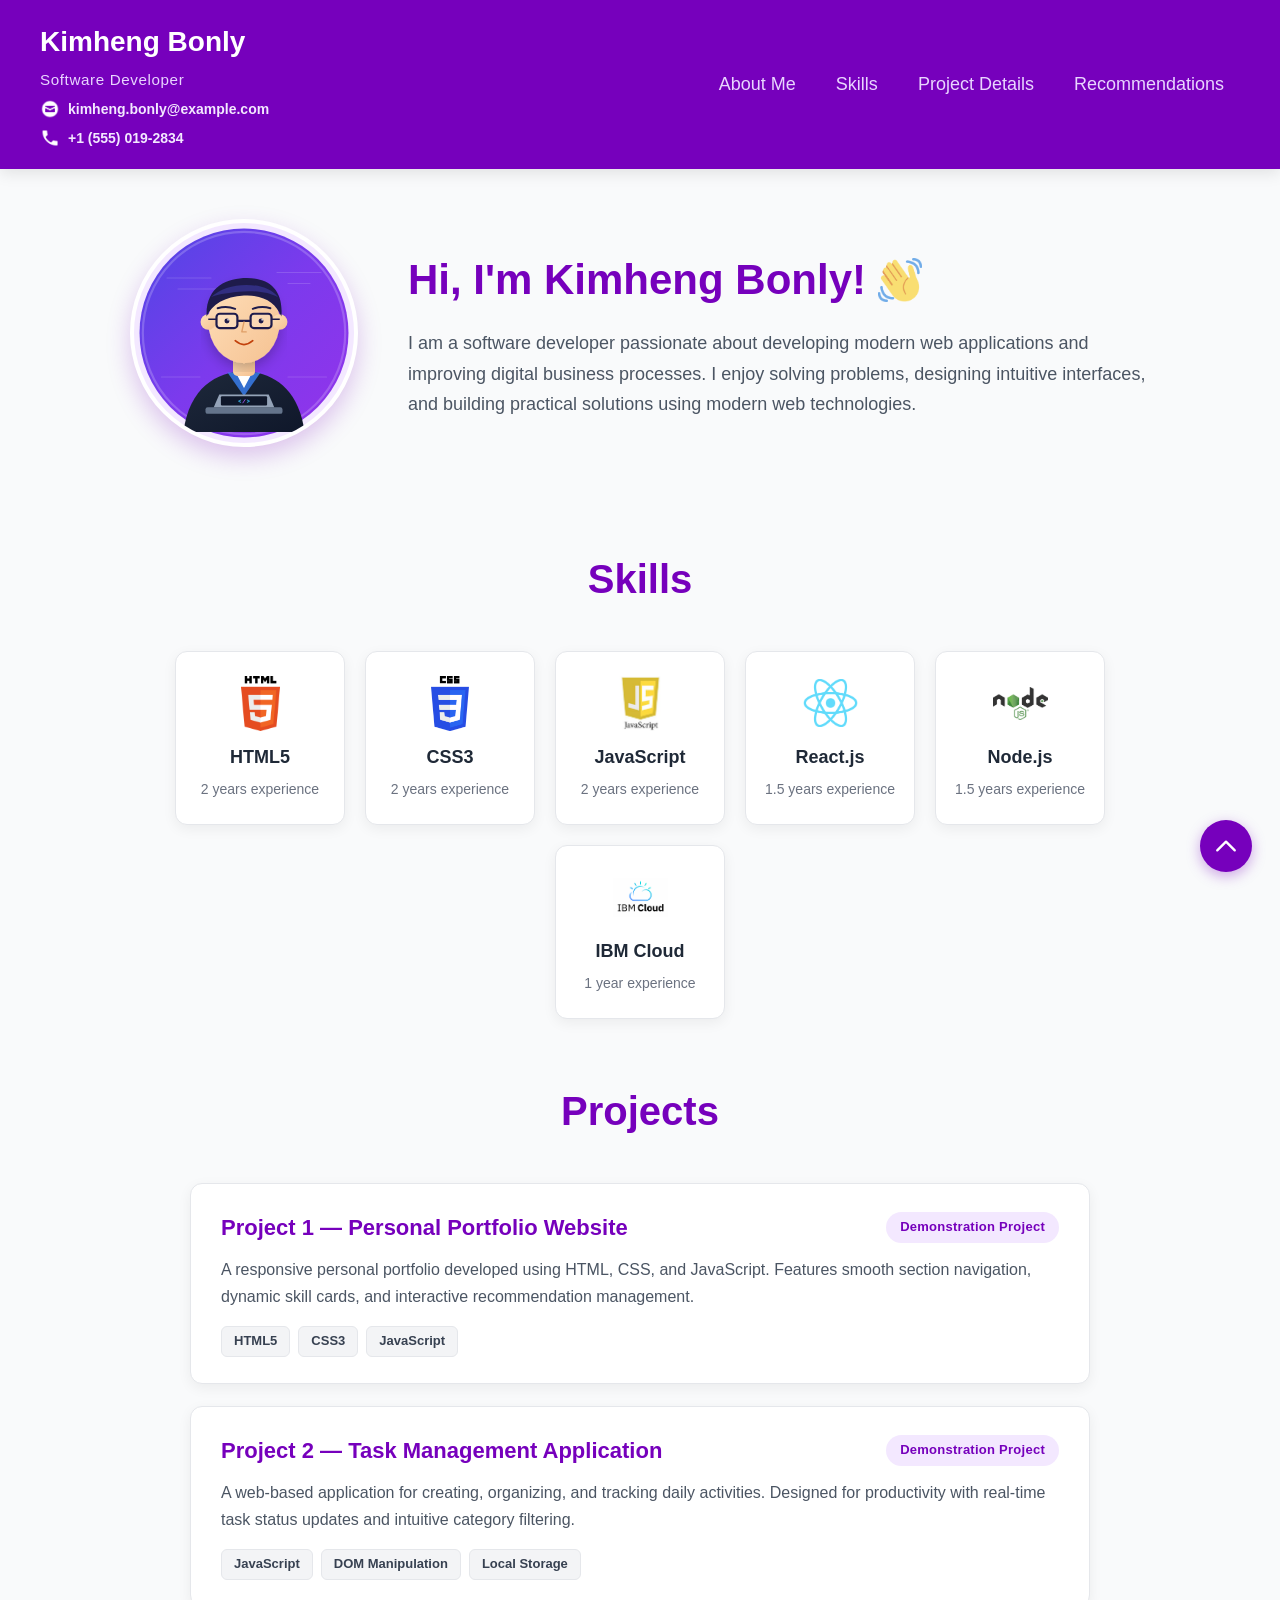
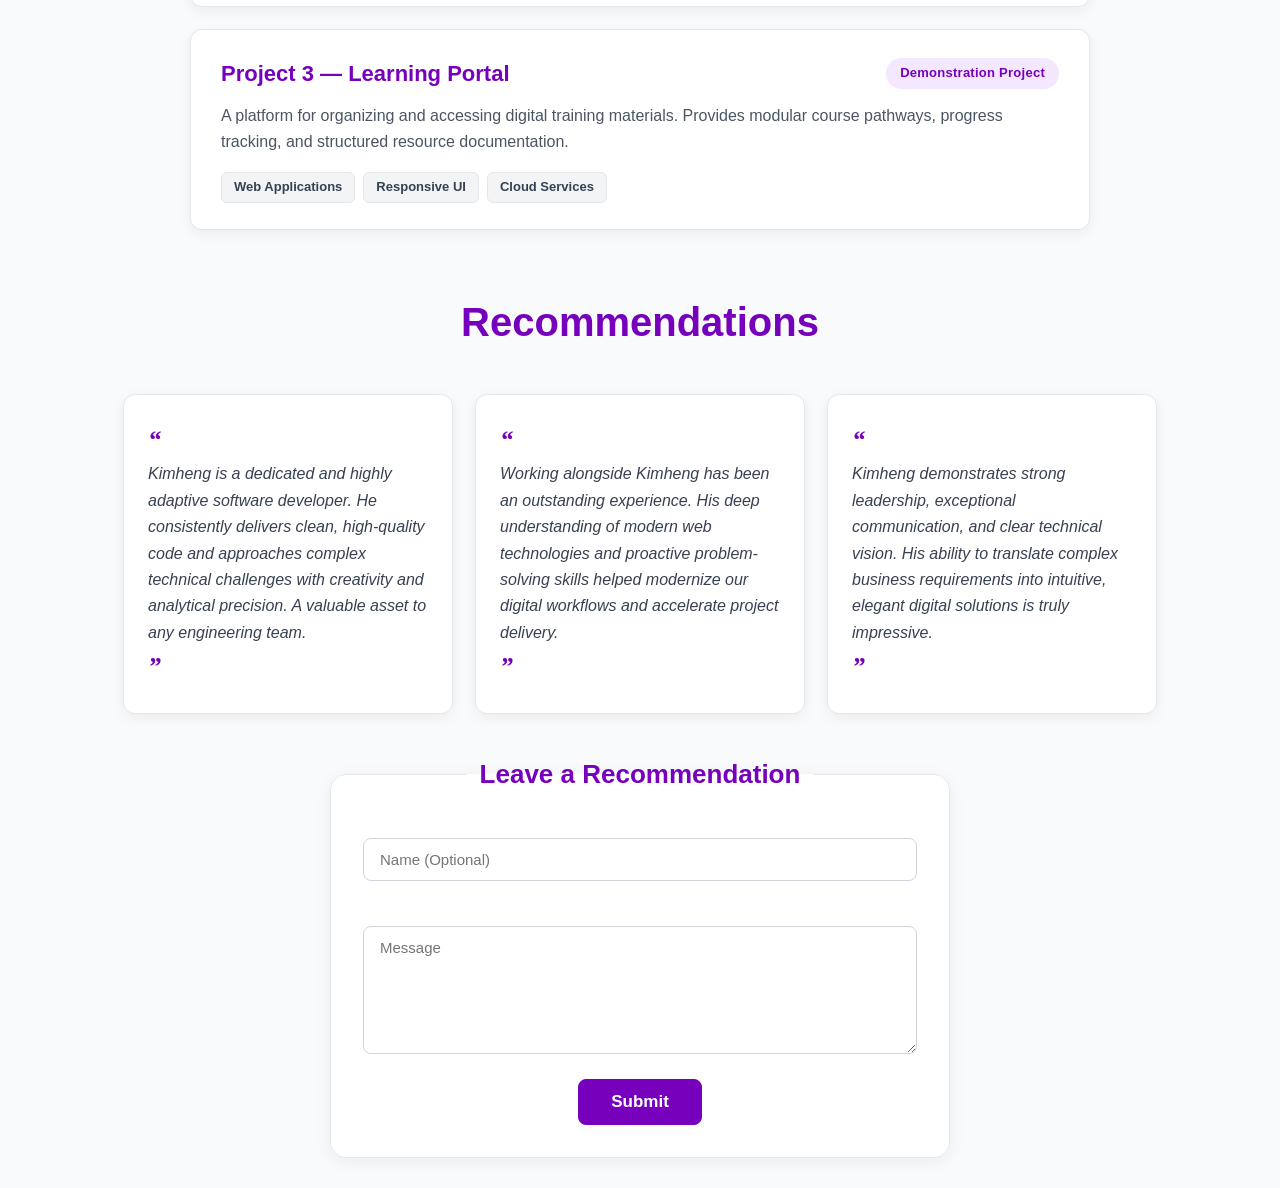
<file: index.html>
<!DOCTYPE html>
<html lang="en">
  <head>
    <meta charset="UTF-8" />
    <meta name="viewport" content="width=device-width, initial-scale=1.0" />
    <title>Kimheng Bonly - Software Developer Portfolio</title>
    <link rel="stylesheet" href="./style.css" />
    <script src="./script.js" defer></script>
  </head>
  <body>
    <!-- Navigation Bar -->
    <nav>
      <div id="home">
        <div class="profile_name">
          Kimheng Bonly
          <span class="profile_title">Software Developer</span>
          <div class="contact_info">
            <img src="html_finalprojimages/envelope.png" alt="Email icon" />
            <a href="mailto:kimheng.bonly@example.com">kimheng.bonly@example.com</a>
          </div>
          <div class="contact_info">
            <img src="html_finalprojimages/phone.png" alt="Phone icon" />
            <span>+1 (555) 019-2834</span>
          </div>
        </div>

        <div class="topdiv">
          <a class="topmenu" href="#about-me">About Me</a>
          <a class="topmenu" href="#skills">Skills</a>
          <a class="topmenu" href="#projects">Project Details</a>
          <a class="topmenu" href="#recommendations">Recommendations</a>
        </div>
      </div>
    </nav>

    <!-- Main Content -->
    <main>
      <!-- About Me Section -->
      <section id="about-me" class="container">
        <div class="profile_image_wrapper">
          <img
            src="html_finalprojimages/avatar.svg"
            alt="Kimheng Bonly profile illustration"
            class="profile_image"
            width="250"
            height="250"
          />
        </div>

        <div class="about_content">
          <h1>
            Hi, I'm Kimheng Bonly!
            <img
              src="html_finalprojimages/waving-hand.png"
              alt="waving hand"
              class="waving_hand"
              width="60"
              height="60"
            />
          </h1>
          <p>
            I am a software developer passionate about developing modern web applications and improving digital business processes. I enjoy
            solving problems, designing intuitive interfaces, and building
            practical solutions using modern web technologies.
          </p>
        </div>
      </section>

      <!-- Skills Section -->
      <section id="skills">
        <h2>Skills</h2>
        <div style="clear: both"></div>

        <div class="all_skills">
          <div class="skill">
            <img src="html_finalprojimages/html5.png" alt="HTML5 logo" />
            <h6>HTML5</h6>
            <p>2 years experience</p>
          </div>

          <div class="skill">
            <img src="html_finalprojimages/CSS3.png" alt="CSS3 logo" />
            <h6>CSS3</h6>
            <p>2 years experience</p>
          </div>

          <div class="skill">
            <img src="html_finalprojimages/js.jpeg" alt="JavaScript logo" />
            <h6>JavaScript</h6>
            <p>2 years experience</p>
          </div>

          <div class="skill">
            <img src="html_finalprojimages/react.png" alt="React logo" />
            <h6>React.js</h6>
            <p>1.5 years experience</p>
          </div>

          <div class="skill">
            <img src="html_finalprojimages/node.png" alt="Node.js logo" />
            <h6>Node.js</h6>
            <p>1.5 years experience</p>
          </div>

          <div class="skill">
            <img src="html_finalprojimages/IBM_Cloud.png" alt="IBM Cloud logo" />
            <h6>IBM Cloud</h6>
            <p>1 year experience</p>
          </div>
        </div>
      </section>

      <!-- Projects Section -->
      <section class="projects" id="projects">
        <h2>Projects</h2>
        <div style="clear: both"></div>

        <div id="projects-container" class="projects-container">
          <div class="project-card">
            <div class="project-header">
              <h3>Project 1 — Personal Portfolio Website</h3>
              <span class="project-tag">Demonstration Project</span>
            </div>
            <p>
              A responsive personal portfolio developed using HTML, CSS, and
              JavaScript. Features smooth section navigation, dynamic skill cards,
              and interactive recommendation management.
            </p>
            <div class="project-tech">
              <span>HTML5</span>
              <span>CSS3</span>
              <span>JavaScript</span>
            </div>
          </div>

          <div class="project-card">
            <div class="project-header">
              <h3>Project 2 — Task Management Application</h3>
              <span class="project-tag">Demonstration Project</span>
            </div>
            <p>
              A web-based application for creating, organizing, and tracking daily
              activities. Designed for productivity with real-time task status
              updates and intuitive category filtering.
            </p>
            <div class="project-tech">
              <span>JavaScript</span>
              <span>DOM Manipulation</span>
              <span>Local Storage</span>
            </div>
          </div>

          <div class="project-card">
            <div class="project-header">
              <h3>Project 3 — Learning Portal</h3>
              <span class="project-tag">Demonstration Project</span>
            </div>
            <p>
              A platform for organizing and accessing digital training materials.
              Provides modular course pathways, progress tracking, and structured
              resource documentation.
            </p>
            <div class="project-tech">
              <span>Web Applications</span>
              <span>Responsive UI</span>
              <span>Cloud Services</span>
            </div>
          </div>
        </div>
      </section>

      <!-- Recommendations Section -->
      <section id="recommendations">
        <div id="test-recommendation"></div>
        <h2>Recommendations</h2>
        <div style="clear: both"></div>

        <div class="all_recommendations" id="all_recommendations">
          <div class="recommendation">
            <span>&#8220;</span>
            Kimheng is a dedicated and highly adaptive software developer. He
            consistently delivers clean, high-quality code and approaches complex
            technical challenges with creativity and analytical precision. A
            valuable asset to any engineering team.
            <span>&#8221;</span>
          </div>

          <div class="recommendation">
            <span>&#8220;</span>
            Working alongside Kimheng has been an outstanding experience. His deep
            understanding of modern web technologies and proactive problem-solving
            skills helped modernize our digital workflows and accelerate project
            delivery.
            <span>&#8221;</span>
          </div>

          <div class="recommendation">
            <span>&#8220;</span>
            Kimheng demonstrates strong leadership, exceptional communication,
            and clear technical vision. His ability to translate complex business
            requirements into intuitive, elegant digital solutions is truly
            impressive.
            <span>&#8221;</span>
          </div>
        </div>
      </section>

      <!-- Recommendation Form -->
      <section id="contact">
        <div class="flex_center">
          <fieldset>
            <legend class="introduction">Leave a Recommendation</legend>
            <input
              type="text"
              id="recommendation_name"
              placeholder="Name (Optional)"
            />
            <br />
            <textarea
              id="new_recommendation"
              cols="500"
              rows="6"
              placeholder="Message"
            ></textarea>
            <div class="flex_center">
              <button id="recommend_btn" onclick="addRecommendation()">
                Submit
              </button>
            </div>
          </fieldset>
        </div>
      </section>
    </main>

    <!-- Floating Home Icon -->
    <div class="iconbutton">
      <a href="#home" aria-label="Return to top of page">
        <svg
          xmlns="http://www.w3.org/2000/svg"
          fill="none"
          viewBox="0 0 24 24"
          stroke-width="2"
          stroke="white"
          width="36px"
          height="36px"
        >
          <path
            stroke-linecap="round"
            stroke-linejoin="round"
            d="m4.5 15.75 7.5-7.5 7.5 7.5"
          />
        </svg>
      </a>
    </div>

    <!-- Recommendation Confirmation Popup -->
    <div class="popup" id="popup">
      <img
        src="html_finalprojimages/checkmark--outline.svg"
        alt="Success checkmark"
        width="60"
        height="60"
      />
      <h3>Thanks for leaving a recommendation!</h3>
      <button id="popup_close_btn" onclick="showPopup(false)">Ok</button>
    </div>
  </body>
</html>
</file>
<file: style.css>
/* Base & Layout Styles */
html {
  scroll-behavior: smooth;
  font-size: 16px;
}

:root {
  --primary-color: #7600bc;
  --primary-hover: #5d0096;
  --primary-light: #f3e8ff;
  --text-dark: #1f2937;
  --text-muted: #4b5563;
  --bg-light: #f9fafb;
  --card-bg: #ffffff;
  --border-color: #e5e7eb;
  --primary-shadow: rgba(118, 0, 188, 0.15);
}

body {
  font-family: 'Trebuchet MS', 'Lucida Sans Unicode', 'Lucida Grande', 'Lucida Sans', Arial, sans-serif;
  margin: 0;
  padding: 0;
  background-color: var(--bg-light);
  color: var(--text-dark);
  line-height: 1.6;
}

section {
  scroll-margin-top: 90px;
}

/* Navigation Bar */

nav {
  position: sticky;
  top: 0;
  z-index: 100;
  box-shadow: 0 4px 15px rgba(0, 0, 0, 0.1);
}

#home {
  background-color: var(--primary-color);
  padding: 1.25rem 2.5rem;
  min-height: 70px;
  display: flex;
  justify-content: space-between;
  align-items: center;
  flex-wrap: wrap;
  gap: 1.25rem;
  box-sizing: border-box;
}

.profile_name {
  color: #ffffff;
  font-size: 1.75rem;
  font-weight: 700;
  display: flex;
  flex-direction: column;
  gap: 3px;
}

.profile_title {
  font-size: 0.95rem;
  font-weight: 500;
  color: #e9d5ff;
  letter-spacing: 0.04em;
}

.profile_name .contact_info {
  font-size: 14px;
  font-style: normal;
  display: flex;
  align-items: center;
  gap: 8px;
  margin-top: 3px;
}

.contact_info img {
  width: 20px;
  height: 20px;
  object-fit: contain;
}

.contact_info a,
.contact_info span {
  color: #f3e8ff;
  text-decoration: none;
}

.contact_info a:hover {
  text-decoration: underline;
  color: #ffffff;
}

.topdiv {
  display: flex;
  align-items: center;
  flex-wrap: wrap;
  gap: 0.5rem;
}

.topmenu {
  color: #e9d5ff;
  padding: 8px 16px;
  font-size: 18px;
  text-decoration: none;
  font-weight: 500;
  border-radius: 6px;
  transition: all 0.2s ease;
}

.topmenu:hover {
  color: #ffffff;
  background-color: rgba(255, 255, 255, 0.15);
  font-weight: bold;
  text-decoration: underline;
  cursor: pointer;
}

/* Titles */

h2 {
  font-size: 40px;
  text-align: center;
  color: var(--primary-color);
  margin: 50px auto 30px auto;
  font-weight: 700;
  width: 100%;
}

/* About Me Section */

.container {
  display: flex;
  align-items: center;
  justify-content: center;
  padding: 50px 40px;
  gap: 50px;
  max-width: 1100px;
  margin: 0 auto;
  flex-wrap: wrap;
  box-sizing: border-box;
}

.profile_image_wrapper {
  flex-shrink: 0;
}

.profile_image {
  width: 220px;
  height: 220px;
  border-radius: 50%;
  object-fit: cover;
  box-shadow: 0 10px 25px rgba(118, 0, 188, 0.22);
  display: block;
  background-color: var(--primary-light);
  border: 4px solid #ffffff;
}

.about_content {
  flex: 1;
  min-width: 320px;
}

#about-me h1 {
  font-size: 42px;
  color: var(--primary-color);
  margin: 0 0 15px 0;
  display: flex;
  align-items: center;
  flex-wrap: wrap;
  gap: 12px;
}

.waving_hand {
  width: 44px;
  height: 44px;
  display: inline-block;
  vertical-align: middle;
}

#about-me p {
  font-size: 18px;
  color: var(--text-muted);
  line-height: 1.7;
  margin: 0;
}

/* Skills Section */

.all_skills {
  display: flex;
  flex-direction: row;
  flex-flow: wrap;
  justify-content: center;
  gap: 20px;
  max-width: 1100px;
  margin: 0 auto;
  padding: 10px 20px;
}

.skill {
  border: 1px solid var(--border-color);
  background-color: var(--card-bg);
  border-radius: 12px;
  text-align: center;
  padding: 24px 18px;
  width: 170px;
  box-shadow: 0 4px 14px rgba(0, 0, 0, 0.06);
  display: flex;
  flex-direction: column;
  align-items: center;
  justify-content: center;
  box-sizing: border-box;
  transition: transform 0.2s ease, box-shadow 0.2s ease;
}

.skill:hover {
  transform: translateY(-4px);
  box-shadow: 0 8px 20px var(--primary-shadow);
}

.skill img {
  height: 55px;
  width: 55px;
  object-fit: contain;
  margin-bottom: 12px;
}

.skill h6,
.skills h6 {
  font-size: 18px;
  color: var(--text-dark);
  margin: 0 0 6px 0;
  font-weight: 700;
} 

.skill p,
.skills p {
  font-size: 14px;
  color: #6b7280;
  margin: 0;
} 

/* Projects Section */

.projects-container {
  display: flex;
  flex-direction: column;
  gap: 22px;
  margin: 0 auto;
  max-width: 900px;
  padding: 10px 20px;
}

.project-card {
  background-color: var(--card-bg);
  border: 1px solid var(--border-color);
  border-radius: 12px;
  padding: 26px 30px;
  box-shadow: 0 4px 14px rgba(0, 0, 0, 0.06);
  transition: transform 0.2s ease, box-shadow 0.2s ease;
}

.project-card:hover {
  transform: translateY(-2px);
  box-shadow: 0 8px 22px var(--primary-shadow);
}

.project-header {
  display: flex;
  justify-content: space-between;
  align-items: center;
  flex-wrap: wrap;
  gap: 12px;
  margin-bottom: 12px;
}

.project-card h3 {
  font-size: 22px;
  color: var(--primary-color);
  margin: 0;
  font-weight: 700;
}

.project-tag {
  background-color: var(--primary-light);
  color: var(--primary-color);
  font-size: 13px;
  font-weight: 600;
  padding: 5px 14px;
  border-radius: 9999px;
  letter-spacing: 0.02em;
}

.project-card p {
  font-size: 16px;
  color: var(--text-muted);
  line-height: 1.65;
  margin: 0 0 16px 0;
}

.project-tech {
  display: flex;
  flex-wrap: wrap;
  gap: 8px;
}

.project-tech span {
  background-color: #f3f4f6;
  color: #374151;
  font-size: 13px;
  font-weight: 600;
  padding: 4px 12px;
  border-radius: 6px;
  border: 1px solid #e5e7eb;
}

/* Recommendations Section */

.all_recommendations {
  display: flex;
  align-items: stretch;
  justify-content: center;
  flex-direction: row;
  flex-flow: wrap;
  gap: 22px;
  padding: 10px 20px;
  max-width: 1100px;
  margin: 0 auto;
}

.recommendation {
  font-style: italic;
  text-align: left;
  width: 330px;
  background-color: var(--card-bg);
  border-radius: 12px;
  box-shadow: 0 4px 14px rgba(0, 0, 0, 0.06);
  padding: 24px;
  border: 1px solid var(--border-color);
  font-size: 16px;
  line-height: 1.65;
  color: #374151;
  box-sizing: border-box;
  display: flex;
  flex-direction: column;
  justify-content: space-between;
  min-height: 160px;
  height: auto;
  transition: transform 0.2s ease, box-shadow 0.2s ease;
}

.recommendation:hover {
  transform: translateY(-3px);
  box-shadow: 0 8px 20px var(--primary-shadow);
}

.recommendation span {
  color: var(--primary-color);
  font-size: 26px;
  font-weight: bold;
  font-family: Georgia, serif;
}

.recommendation_text {
  font-style: italic;
  color: #374151;
  font-size: 16px;
}

/* Recommendation Form */

.flex_center {
  display: flex;
  align-items: center;
  justify-content: center;
}

fieldset {
  display: flex;
  flex-direction: column;
  padding: 32px;
  margin: 30px auto;
  border: 1px solid var(--border-color);
  border-radius: 16px;
  width: 90%;
  max-width: 620px;
  box-sizing: border-box;
  background-color: var(--card-bg);
  box-shadow: 0 4px 18px rgba(0, 0, 0, 0.06);
}

legend.introduction {
  font-size: 26px;
  font-weight: 700;
  color: var(--primary-color);
  padding: 0 14px;
  text-align: center;
  float: none;
  margin: 0 auto;
}

input#recommendation_name,
textarea#new_recommendation {
  font-family: 'Trebuchet MS', 'Lucida Sans Unicode', sans-serif;
  margin: 10px 0;
  width: 100%;
  box-sizing: border-box;
  padding: 12px 16px;
  border: 1px solid #d1d5db;
  border-radius: 8px;
  font-size: 15px;
  outline: none;
  transition: border-color 0.2s ease, box-shadow 0.2s ease;
  background-color: #ffffff;
}

input#recommendation_name:focus,
textarea#new_recommendation:focus {
  border-color: var(--primary-color);
  box-shadow: 0 0 0 3px rgba(118, 0, 188, 0.15);
}

textarea#new_recommendation {
  resize: vertical;
  min-height: 110px;
}

#recommend_btn {
  background-color: var(--primary-color);
  border: 1px solid var(--primary-color);
  color: #ffffff;
  border-radius: 8px;
  padding: 12px 32px;
  font-size: 17px;
  font-weight: 600;
  cursor: pointer;
  margin-top: 15px;
  display: block;
  transition: background-color 0.2s ease, transform 0.1s ease;
}

#recommend_btn:hover {
  background-color: var(--primary-hover);
  border-color: var(--primary-hover);
  transform: translateY(-1px);
}

/* Floating Return to Top Button */

.iconbutton {
  width: 52px;
  height: 52px;
  border-radius: 50%;
  background-color: var(--primary-color);
  display: flex;
  align-items: center;
  justify-content: center;
  position: fixed;
  right: 28px;
  bottom: 28px;
  cursor: pointer;
  z-index: 100;
  box-shadow: 0 4px 14px rgba(118, 0, 188, 0.35);
  transition: transform 0.2s ease, background-color 0.2s ease;
}

.iconbutton:hover {
  background-color: var(--primary-hover);
  transform: translateY(-3px);
}

.iconbutton a {
  display: flex;
  align-items: center;
  justify-content: center;
  width: 100%;
  height: 100%;
  text-decoration: none;
}

.iconbutton svg {
  width: 28px;
  height: 28px;
}

/* Recommendation Confirmation Pop-up */

.popup {
  width: 90%;
  max-width: 420px;
  background-color: #fdf4ff;
  border: 2px solid var(--primary-color);
  border-radius: 16px;
  top: 50%;
  left: 50%;
  transform: translate(-50%, -50%);
  text-align: center;
  position: fixed;
  padding: 32px 24px;
  box-sizing: border-box;
  box-shadow: 0 12px 35px rgba(0, 0, 0, 0.25);
  visibility: hidden;
  display: none;
  z-index: 1000;
  flex-direction: column;
  align-items: center;
  gap: 12px;
}

.popup img {
  width: 56px;
  height: 56px;
  margin: 0 auto;
}

.popup h3 {
  font-size: 20px;
  color: var(--primary-color);
  margin: 6px 0;
  font-weight: 700;
}

.popup button {
  background-color: var(--primary-color);
  border: 1px solid var(--primary-color);
  color: #ffffff;
  border-radius: 8px;
  padding: 10px 28px;
  font-size: 16px;
  font-weight: 600;
  cursor: pointer;
  margin: 8px auto 0 auto;
  display: block;
  transition: background-color 0.2s ease;
}

.popup button:hover {
  background-color: var(--primary-hover);
  border-color: var(--primary-hover);
}
</file>
